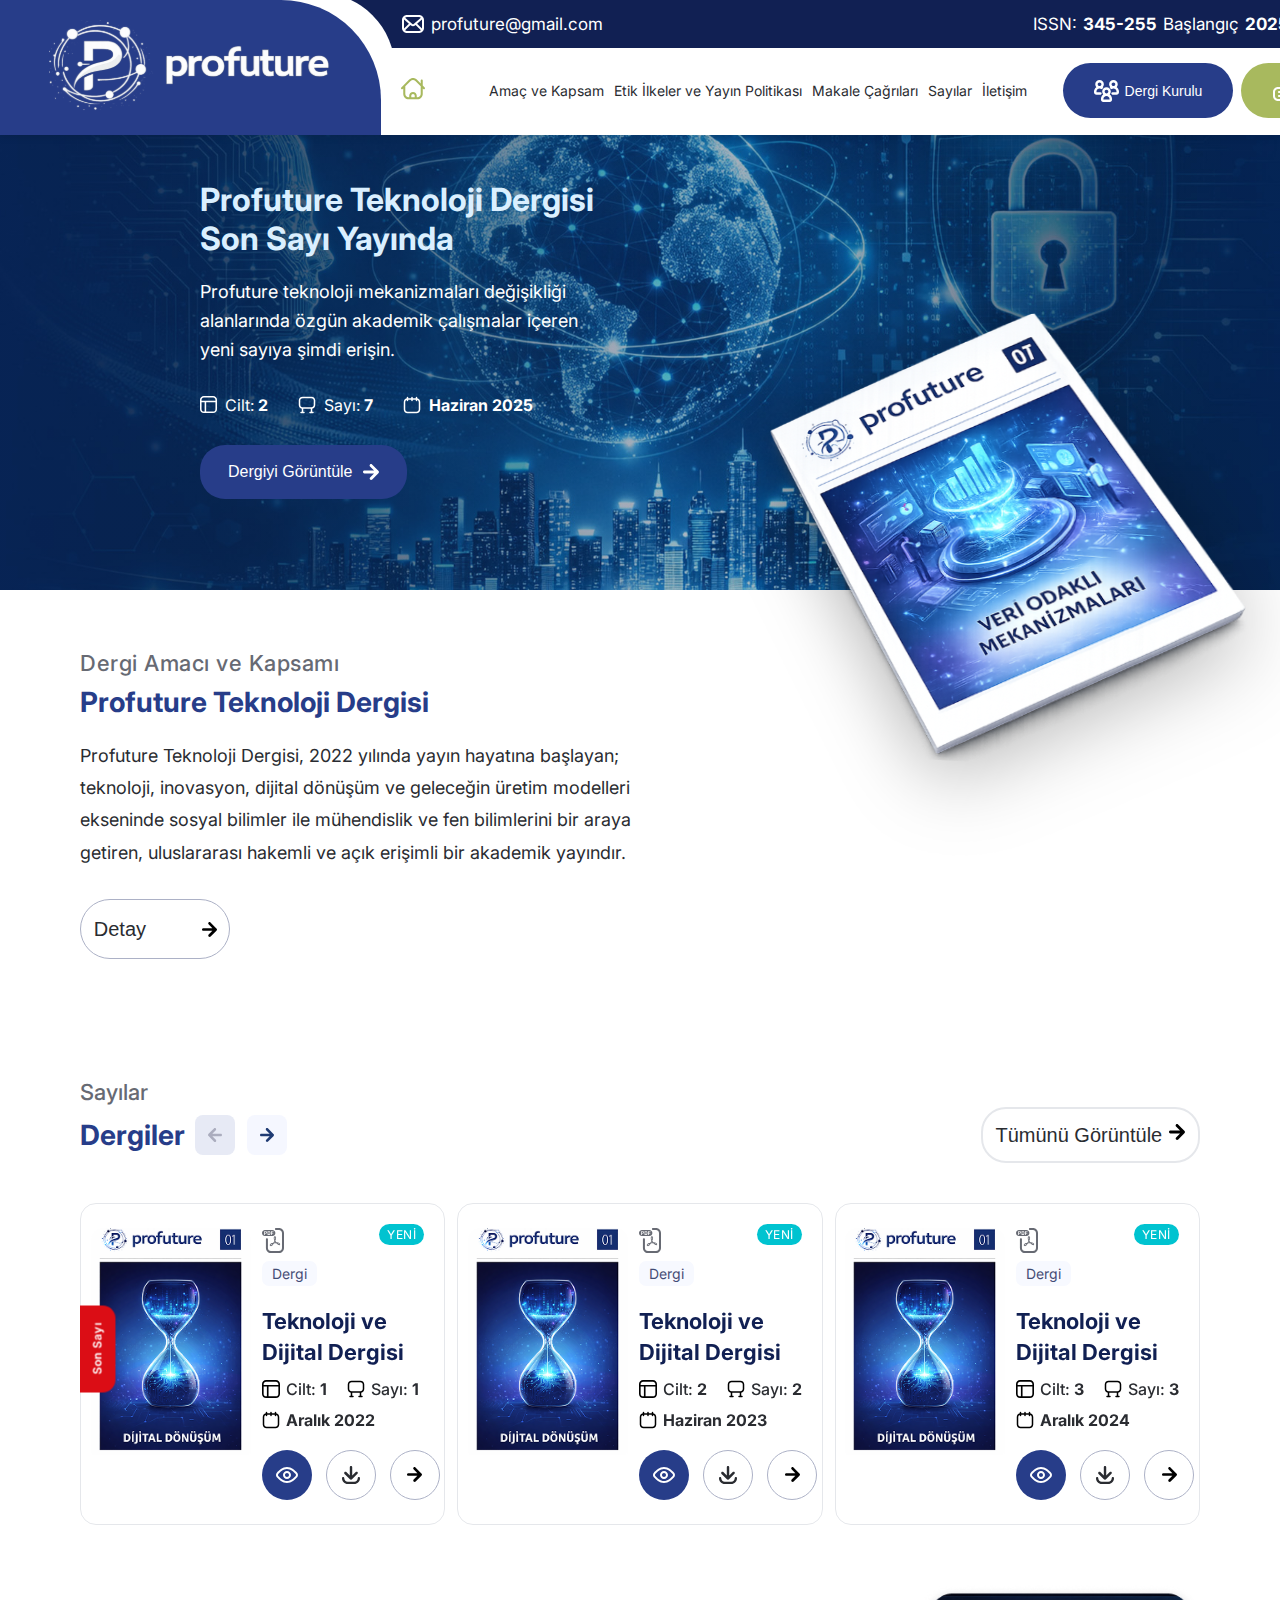
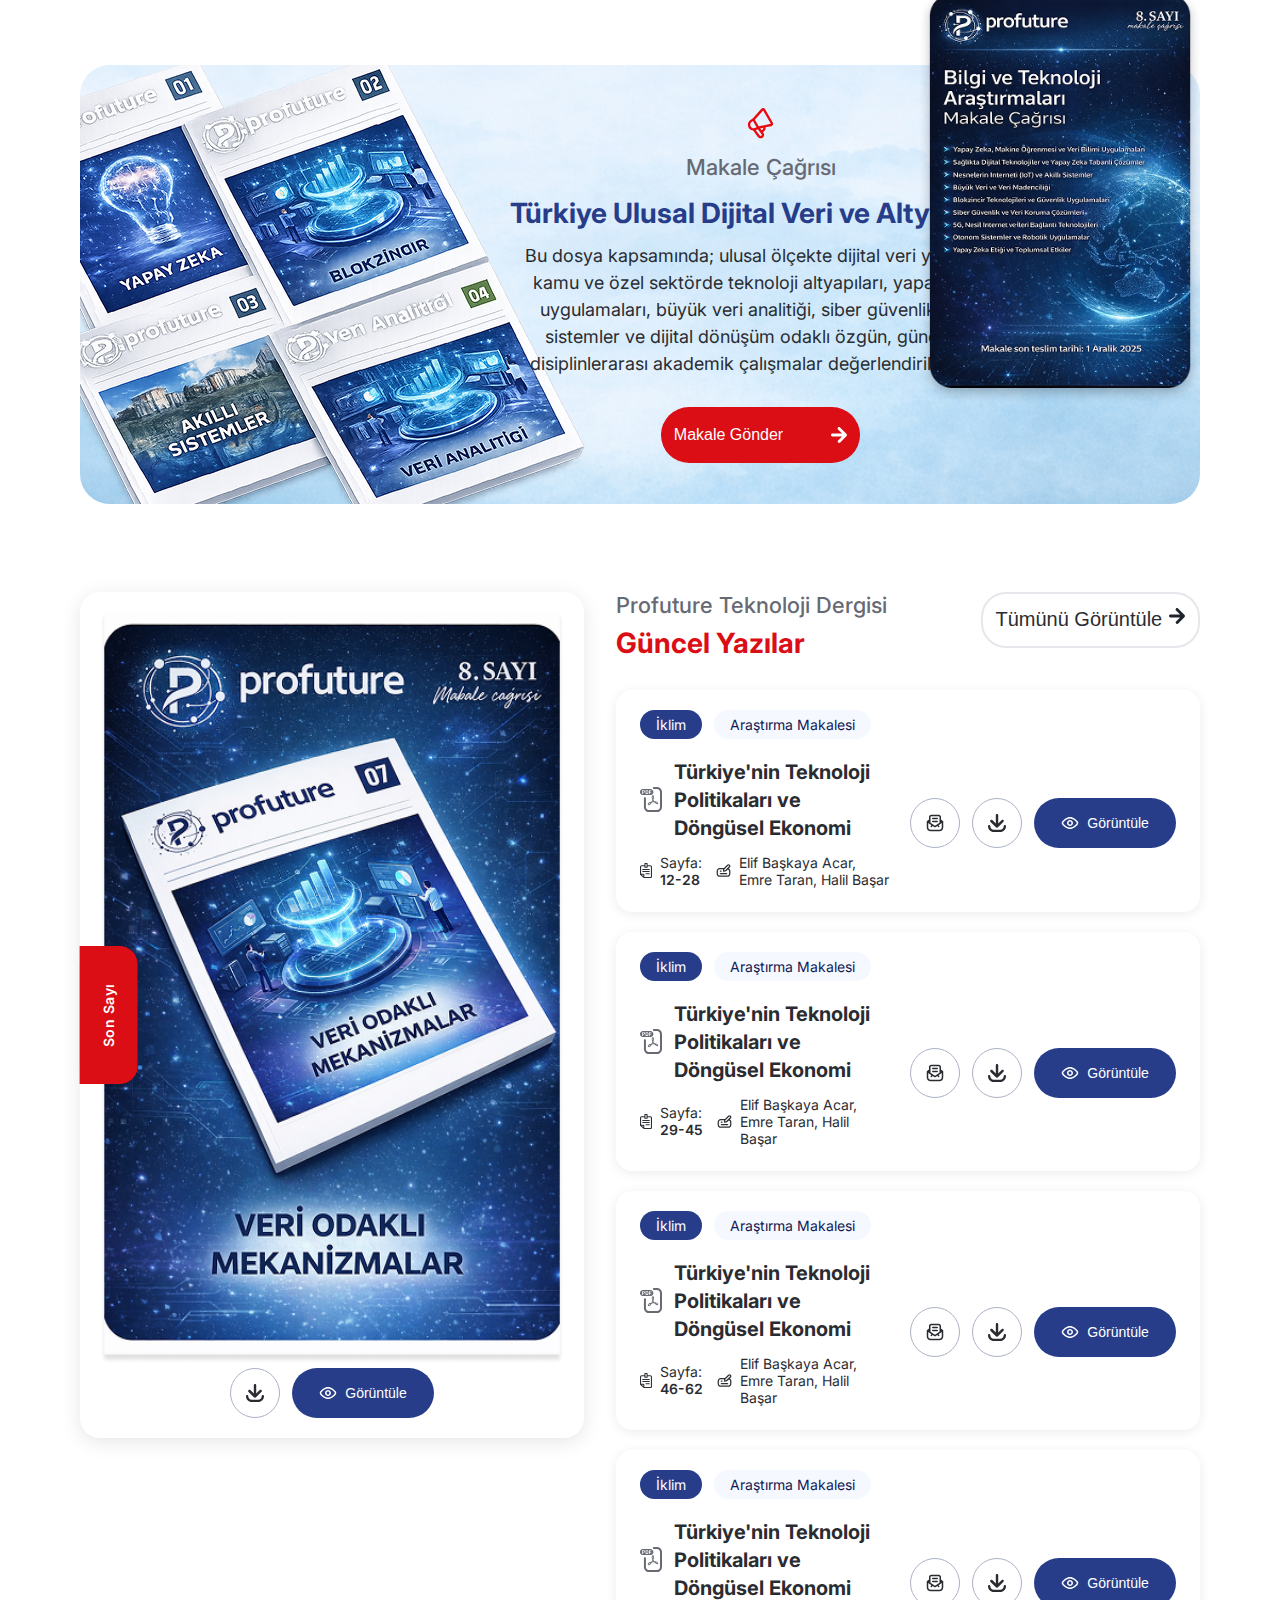
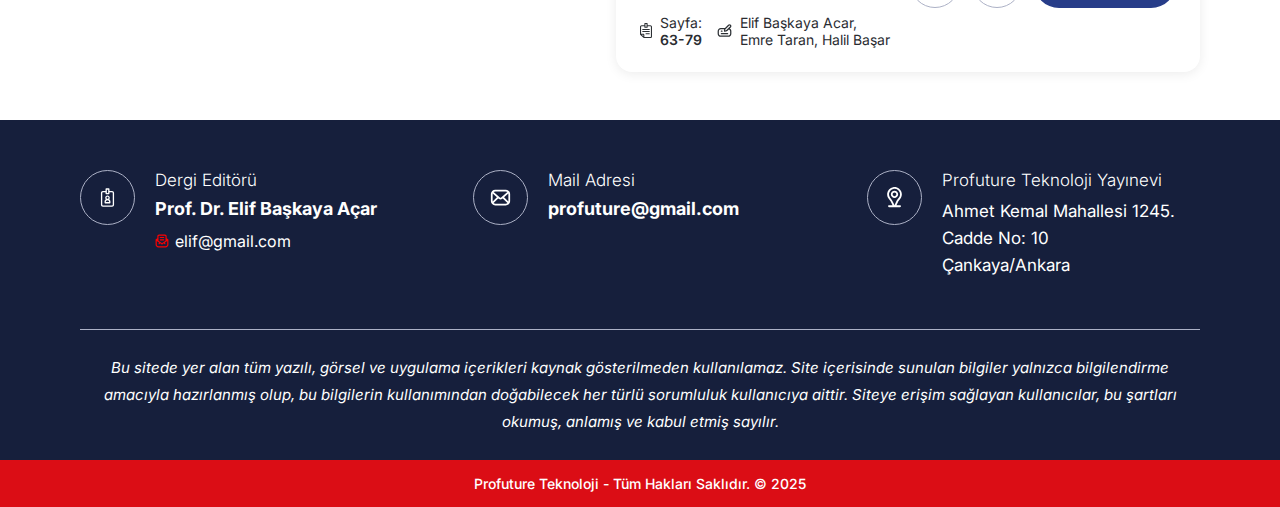
<file: index.html>
<!doctype html>
<html lang="tr">

<head>
  <meta charset="UTF-8" />
  <meta name="viewport" content="width=device-width, initial-scale=1.0" />
  <meta name="description" content="Profuture - Akademik Dergi" />
  <title>Profuture</title>
  <link rel="icon" type="image/x-icon" href="favicon.ico?v=2" />
  <link rel="preconnect" href="https://fonts.googleapis.com" />
  <link rel="preconnect" href="https://fonts.gstatic.com" crossorigin />
  <link
    href="https://fonts.googleapis.com/css2?family=Inter:ital,opsz,wght@0,14..32,100..900;1,14..32,100..900&display=swap"
    rel="stylesheet" />
  <link rel="stylesheet" href="css/style.css" />
  <link rel="stylesheet" href="components/article-card.css" />
  <link rel="stylesheet" href="components/magazine-card.css" />
  <link rel="stylesheet" href="https://cdn.jsdelivr.net/npm/swiper@11/swiper-bundle.min.css" />
  <script src="https://cdn.jsdelivr.net/npm/swiper@11/swiper-bundle.min.js"></script>
  <script src="js/script.js" defer></script>
</head>

<body>
  <header>
    <div class="menu-bar">
      <div class="logo-container">
        <img src="images/logo.svg" alt="Profuture Logo" />
      </div>
      <div class="right-section">
        <div class="contact-info">
          <div class="contact-text">
            <p>
              <img src="icons/message.svg" alt="E-posta ikonu" class="message-icon" />
              profuture@gmail.com
            </p>
            <p>
              ISSN: <span>345-255</span> Başlangıç <span>2025</span> Periyot:
              <span>Yılda 2 Sayı</span>
            </p>
          </div>
        </div>
        <nav class="navigation">
          <a href="#">
            <img src="icons/home.svg" alt="Ana sayfa ikonu" class="home-icon" />
          </a>
          <ul class="nav-links">
            <li><a href="#amac-kapsam">Amaç ve Kapsam</a></li>
            <li>
              <a href="#etik-ilkeler">Etik İlkeler ve Yayın Politikası</a>
            </li>
            <li><a href="#makale-cagrilari">Makale Çağrıları</a></li>
            <li><a href="#sayilar">Sayılar</a></li>
            <li><a href="#iletisim">İletişim</a></li>
          </ul>

          <div class="header-buttons-wrapper">
            <button class="button--primary header-button">
              <img src="icons/kurul.svg" alt="Dergi Kurulu ikonu" class="kurul-icon" />
              Dergi Kurulu
            </button>

            <button class="button--secondary header-button">
              <img src="icons/author.svg" alt="Yazar Rehberi ikonu" class="header-auth-icon" />
              Yazar Rehberi
            </button>

            <input type="text" class="search-input" placeholder="Arama..." style="display: none;" />
          </div>

          <button class="search-button">
            <img src="icons/search.svg" alt="Arama ikonu" class="search-icon" />
          </button>
        </nav>
      </div>
    </div>
  </header>

  <main>
    <section class="hero">
      <div class="hero-content">
        <h1 class="hero-title">
          Profuture Teknoloji Dergisi<br />
          Son Sayı Yayında
        </h1>
        <p class="hero-description">
          Profuture teknoloji mekanizmaları değişikliği alanlarında özgün
          akademik çalışmalar içeren yeni sayıya şimdi erişin.
        </p>
        <div class="hero-info">
          <div class="info-item">
            <img src="icons/cilt.svg" alt="Cilt ikonu" class="info-icon-c" />
            <span>Cilt: <strong>2</strong></span>
          </div>
          <div class="info-item">
            <img src="icons/number.svg" alt="Sayı ikonu" class="info-icon" />
            <span>Sayı: <strong>7</strong></span>
          </div>
          <div class="info-item">
            <img src="icons/calendar.svg" alt="Tarih ikonu" class="info-icon" />
            <span><strong>Haziran 2025</strong></span>
          </div>
        </div>
        <button class="hero-button">
          Dergiyi Görüntüle
          <img src="icons/right-arrow.svg" alt="Ok ikonu" class="arrow-icon" />
        </button>
      </div>
    </section>

    <div class="magazine-container">
      <img src="images/journal-img.png" alt="Profuture Dergi Kapağı" class="magazine-cover" />
    </div>

    <section class="about-section">
      <div class="about-content">
        <p class="about-label">Dergi Amacı ve Kapsamı</p>
        <h2 class="about-title">Profuture Teknoloji Dergisi</h2>
        <p class="about-description">
          Profuture Teknoloji Dergisi, 2022 yılında yayın hayatına başlayan;
          teknoloji, inovasyon, dijital dönüşüm ve geleceğin üretim modelleri
          ekseninde sosyal bilimler ile mühendislik ve fen bilimlerini bir
          araya getiren, uluslararası hakemli ve açık erişimli bir akademik
          yayındır.
        </p>
        <button class="detail-button">
          Detay
          <img src="icons/right-arrow.svg" alt="Ok ikonu" class="right-arrow-icon" />
        </button>
      </div>
    </section>

    <!-- Dergiler Section -->
    <section class="magazines-section">
      <div class="magazines-header">
        <h5 class="magazines-h5">Sayılar</h5>
        <div class="magazines-title-row">
          <div class="magazines-title-with-nav">
            <h2 class="magazines-h2">Dergiler</h2>
            <div class="magazines-controls">
              <button class="swiper-button-prev-custom">
                <img src="icons/right-arrow.svg" alt="Önceki" class="arrow-icon-prev" />
              </button>
              <button class="swiper-button-next-custom">
                <img src="icons/right-arrow.svg" alt="Sonraki" class="arrow-icon-next" />
              </button>
            </div>
          </div>
          <button class="view-all-btn">
            Tümünü Görüntüle
            <img src="icons/right-arrow.svg" alt="Ok" class="arrow-icon-btn" />
          </button>
        </div>
      </div>

      <div class="swiper magazines-swiper">
        <div class="swiper-wrapper">
          <!-- Magazine kartları JavaScript ile yüklenecek -->
        </div>
      </div>
    </section>

    <!-- Makale Çağrısı Section -->
    <div class="call-for-papers-wrapper">
      <section class="call-for-papers">
        <div class="cfp-container">
          <div class="cfp-images">
            <img src="images/magazines.png" alt="Yapay Zeka" class="cfp-img" />
          </div>

          <div class="cfp-content">
            <div class="cfp-header">
              <img src="icons/promotion.svg" alt="Duyuru" class="cfp-icon" />
              <h5 class="cfp-label">Makale Çağrısı</h5>
            </div>
            <h2 class="cfp-title">
              Türkiye Ulusal Dijital Veri ve Altyapıları
            </h2>
            <h6 class="cfp-description">
              Bu dosya kapsamında; ulusal ölçekte dijital veri yönetimi, kamu ve
              özel sektörde teknoloji altyapıları, yapay zekâ uygulamaları,
              büyük veri analitiği, siber güvenlik, akıllı sistemler ve dijital
              dönüşüm odaklı özgün, güncel ve disiplinlerarası akademik
              çalışmalar değerlendirilecektir.
            </h6>
            <button class="cfp-button">
              Makale Gönder
              <img src="icons/right-arrow.svg" alt="Gönder" class="cfp-arrow" />
            </button>
          </div>
        </div>
      </section>

      <!-- Sağdaki dergi görseli - Wrapper'a göre pozisyonlu -->
      <div class="cfp-card">
        <img src="images/magazine-ss.png" alt="Bilgi ve Teknoloji Araştırmaları" class="cfp-card-img" />
      </div>
    </div>

    <!-- Güncel Yazılar Section -->
    <section class="current-articles">
      <div class="articles-container">
        <div class="featured-magazine">
          <div class="featured-badge">Son Sayı</div>
          <img src="images/magazine-img.png" alt="Son Sayı" class="featured-img" />
          <div class="featured-actions">
            <button class="featured-btn featured-btn--download">
              <img src="icons/download.svg" alt="İndir" class="featured-icon" />
            </button>
            <button class="featured-btn featured-btn--view">
              <img src="icons/eye.svg" alt="Görüntüle" class="featured-icon" />
              Görüntüle
            </button>
          </div>
        </div>

        <div class="articles-content">
          <div class="articles-header">
            <div>
              <p class="articles-subtitle">Profuture Teknoloji Dergisi</p>
              <h2 class="articles-title">Güncel Yazılar</h2>
            </div>
            <button class="view-all-articles-btn">
              Tümünü Görüntüle
              <img src="icons/right-arrow.svg" alt="Ok" class="arrow-btn-icon" />
            </button>
          </div>

          <div class="articles-list">
            <!-- Article kartları JavaScript ile yüklenecek -->
          </div>
        </div>
      </div>
    </section>
  </main>

  <footer>
    <div class="footer-main">
      <div class="footer-info">
        <div class="footer-item">
          <div class="footer-icon-wrapper">
            <img src="icons/editor.svg" alt="Editör ikonu" class="footer-icon" />
          </div>
          <div class="footer-text">
            <p class="footer-label">Dergi Editörü</p>
            <p class="footer-name">Prof. Dr. Elif Başkaya Açar</p>
            <a href="mailto:elif@gmail.com" class="footer-email">
              <img src="icons/email.svg" alt="Mail" class="email-icon" />
              elif@gmail.com
            </a>
          </div>
        </div>

        <div class="footer-item">
          <div class="footer-icon-wrapper">
            <img src="icons/message.svg" alt="Mail ikonu" class="footer-icon" />
          </div>
          <div class="footer-text">
            <p class="footer-label">Mail Adresi</p>
            <p class="footer-name">profuture@gmail.com</p>
          </div>
        </div>

        <div class="footer-item">
          <div class="footer-icon-wrapper">
            <img src="icons/location.svg" alt="Konum ikonu" class="footer-icon" />
          </div>
          <div class="footer-text">
            <p class="footer-label">Profuture Teknoloji Yayınevi</p>
            <p class="footer-address">
              Ahmet Kemal Mahallesi 1245. Cadde No: 10<br />Çankaya/Ankara
            </p>
          </div>
        </div>
      </div>
    </div>
    <div class="footer-disclaimer">
      <p>
        Bu sitede yer alan tüm yazılı, görsel ve uygulama içerikleri kaynak
        gösterilmeden kullanılamaz. Site içerisinde sunulan bilgiler yalnızca
        bilgilendirme amacıyla hazırlanmış olup, bu bilgilerin kullanımından
        doğabilecek her türlü sorumluluk kullanıcıya aittir. Siteye erişim
        sağlayan kullanıcılar, bu şartları okumuş, anlamış ve kabul etmiş
        sayılır.
      </p>
    </div>

    <div class="footer-copyright">
      <p>Profuture Teknoloji - Tüm Hakları Saklıdır. © 2025</p>
    </div>
  </footer>
</body>

</html>
</file>
<file: css/style.css>
* {
  margin: 0;
  padding: 0;
  box-sizing: border-box;
}
body,
html {
  margin: 0;
  padding: 0;
  font-family: "Inter", sans-serif;
  font-optical-sizing: auto;
  overflow-x: hidden;
}

main {
  position: relative;
  width: 100%;
}

header {
  margin: 0;
  padding: 0;
  position: fixed;
  top: 0;
  left: 0;
  right: 0;
  z-index: 1000;
  background-color: #ffffff;
  overflow: hidden;
  box-shadow: 0 2px 8px rgba(0, 0, 0, 0.1);
}

.menu-bar {
  display: flex;
  align-items: flex-start;
  padding: 0;
  background-color: #ffffff;
  gap: 0;
}
.logo-container {
  background-color: #273d89;
  border-top-right-radius: 100px;
  padding: 20px 49px;
  margin-right: -40px;
  z-index: 3;
}

.right-section {
  display: flex;
  flex-direction: column;
  flex: 1;
  font-size: 14px;
  white-space: nowrap;
}
.contact-info::before {
  content: "";
  position: absolute;
  left: -100px;
  top: calc(20% - 2px);
  transform: translateY(-10%);
  width: 154px;
  height: 154px;
  border-radius: 50%;
  background-color: #ffffff;
  z-index: -1;
}

.contact-info {
  background-color: #112053;
  color: #ffffff;
  min-height: 44px;
  padding: 12px 30px 12px 30px;
  display: flex;
  align-items: center;
  position: relative;
  z-index: 2;
  flex: 1;
  font-size: 17px;
  width: 100%;
}
.contact-text {
  display: flex;
  justify-content: space-between;
  flex: 1;
  gap: 12px;
  padding-left: 30px;
  font-size:17px;
}
.contact-text p {
  font-size: 17px;
  font-weight: normal;
  white-space: nowrap;
  display: flex;
  align-items: center;
  gap: 6px;
}
.contact-text span {
  font-size: 17px;
  font-weight: bold;
}
.message-icon {
  filter: brightness(0) invert(1);
}
.home-icon {
  width: 24px;
  height: 22px;
  z-index: 3;
  margin-left: 50px;
  margin-right: 20px;
}

.navigation {
  display: flex;
  align-items: center;
  justify-content: space-between;
  gap: 4px;
  padding: 15px 10px 15px 10px;
}



.nav-links {
  display: flex;
  list-style: none;
  gap: 10px;
  flex-grow: 1;
  margin: 0;
  padding-left: 40px;
  justify-content: center;
}

.nav-links li {
  margin: 0;
}

.nav-links a {
  text-decoration: none;
  color: #2a2c31;
  font-size: 14px;
  font-weight: 400;
  transition: color 0.3s;
}

.nav-links a:hover {
  color: #273d89;
}

.button--primary,
.button--secondary {
  display: inline-flex;
  align-items: center;
  justify-content: center;
  gap: 6px;
  padding: 10px 20px;
  border: none;
  border-radius: 60px;
  font-size: 14px;
  font-weight: 500;
  text-align: center;
  text-decoration: none;
  cursor: pointer;
  transition: all 0.3s ease;
}

.button--primary {
  background-color: #273d89;
  color: #ffffff;
  width: 170px;
  height: 55px;
}

.button--primary:hover {
  background-color: #2d4373;
}

.button--secondary {
  background-color: #a8b95e;
  color: #ffffff;
  border: none;
  width: 180px;
  height: 55px;
}

.button--secondary:hover {
  background-color: #8f9f4e;
  color: #ffffff;
}

.button--success {
  background-color: #28a745;
  color: #ffffff;
}

.button--success:hover {
  background-color: #218838;
}

.header-buttons-wrapper {
  display: flex;
  align-items: center;
  gap: 8px;
  margin-left: 2rem;
}

.search-input {
  height: 55px;
  padding: 0 20px;
  border: 1px solid #d1d5db;
  border-radius: 60px;
  font-size: 14px;
  outline: none;
  transition: all 0.3s ease;
  width: 358px;
}

.search-input:focus {
  border-color: #273d89;
}

/* Desktop: hide mobile-only elements */
.header-right-group {
  display: contents; /* On desktop, behave as if wrapper doesn't exist */
}

.mobile-search-input {
  display: none; /* Hidden on desktop */
}

.search-button {
  display: inline-flex;
  align-items: center;
  justify-content: center;
  width: 55px;
  height: 55px;
  background-color: #ffffff;
  border: 1px solid #d1d5db;
  border-radius: 50%;
  cursor: pointer;
  transition: all 0.3s ease;
  padding: 0;
  flex-shrink: 0;
}

.search-button:hover {
  background-color: #f3f4f6;
  border-color: #9ca3af;
}

.search-icon {
  width: 20px;
  height: 20px;
}

/* Hamburger Menu */
.hamburger-menu {
  display: none;
  flex-direction: column;
  justify-content: center;
  align-items: center;
  gap: 5px;
  width: 44px;
  height: 44px;
  background-color: #273d89;
  border: none;
  border-radius: 8px;
  cursor: pointer;
  padding: 10px;
  transition: all 0.3s ease;
}

.hamburger-menu:hover {
  background-color: #1a2a5e;
}

.hamburger-line {
  width: 22px;
  height: 2px;
  background-color: #ffffff;
  border-radius: 2px;
  transition: all 0.3s ease;
}

.hamburger-menu.active .hamburger-line:nth-child(1) {
  transform: rotate(45deg) translate(5px, 5px);
}

.hamburger-menu.active .hamburger-line:nth-child(2) {
  opacity: 0;
}

.hamburger-menu.active .hamburger-line:nth-child(3) {
  transform: rotate(-45deg) translate(5px, -5px);
}

/* Mobile Menu */
.mobile-menu {
  display: none;
  flex-direction: column;
  position: fixed;
  top: 65px;
  left: 0;
  right: 0;
  background-color: #ffffff;
  box-shadow: 0 4px 12px rgba(0, 0, 0, 0.15);
  padding: 20px;
  z-index: 999;
  max-height: calc(100vh - 65px);
  overflow-y: auto;
}

.mobile-menu.active {
  display: flex;
}

.mobile-nav-links {
  list-style: none;
  margin: 0;
  padding: 0;
  display: flex;
  flex-direction: column;
  gap: 0;
}

.mobile-nav-links li {
  border-bottom: 1px solid #e5e7eb;
}

.mobile-nav-links li:last-child {
  border-bottom: none;
}

.mobile-nav-links a {
  display: block;
  padding: 16px 0;
  color: #273d89;
  text-decoration: none;
  font-size: 16px;
  font-weight: 500;
  transition: color 0.3s ease;
}

.mobile-nav-links a:hover {
  color: #DB0D15;
}

.mobile-menu-buttons {
  display: flex;
  flex-direction: column;
  gap: 12px;
  margin-top: 20px;
  padding-top: 20px;
  border-top: 1px solid #e5e7eb;
}

.mobile-menu-btn {
  width: 100%;
  justify-content: center;
  padding: 14px 20px;
  font-size: 15px;
}

.mobile-menu-btn img {
  width: 20px;
  height: 20px;
  filter: brightness(0) invert(1);
}

.kurul-icon {
  width: 25px;
  height: 22px;
  filter: brightness(0) invert(1);
}
.header-auth-icon {
  width: 24px;
  height: 24px;
  filter: brightness(0) invert(1);
}



body {
  padding-top:90px;
}

.hero {
  background-image: url("/images/main-img.png");
  background-size: cover;
  background-position: center;
  background-repeat: no-repeat;
  min-height: 500px;
  display: flex;
  align-items: center;
  padding: 80px 0;
  position: relative;
  width: 100%;
}

.hero::before {
  content: "";
  position: absolute;
  top: 0;
  left: 0;
  right: 0;
  bottom: 0;
  background: linear-gradient(
    to right,
    rgba(17, 32, 83, 0.3),
    rgba(17, 32, 83, 0.1)
  );
  z-index: 1;
}

.hero-content {
  position: relative;
  z-index: 2;
  max-width: 550px;
  color: #ffffff;
  padding-left: 120px;
  padding-right: 20px;
}

.hero-title {
  font-size: 32px;
  font-weight: bold;
  line-height: 1.2;
  margin-bottom: 20px;
  color: #daefff;
}

.hero-description {
  font-size: 18px;
  line-height: 1.6;
  margin-bottom: 30px;
  color: #ffffff;
  max-width: 400px;
}

.hero-info {
  display: flex;
  gap: 30px;
  margin-bottom: 30px;
  flex-wrap: wrap;
}

.info-item {
  display: flex;
  align-items: center;
  gap: 8px;
  color: #ffffff;
  font-size: 16px;
}

.info-icon {
  width: 18px;
  height: 18px;
  filter: brightness(0) invert(1);
}
.info-icon-c {
  width: 17px;
  height: 17px;
  filter: brightness(0) invert(1);
}

.hero-button {
  display: inline-flex;
  align-items: center;
  gap: 10px;
  padding: 18px 28px;
  background-color: #273d89;
  color: #ffffff;
  border: none;
  border-radius: 25px;
  font-size: 16px;
  font-weight: 500;
  cursor: pointer;
  transition: all 0.3s ease;
}

.hero-button:hover {
  background-color: #2d4373;
  transform: translateY(-2px);
  box-shadow: 0 4px 12px rgba(59, 89, 152, 0.4);
}

.arrow-icon {
  width: 16px;
  height: 16px;
  filter: brightness(0) invert(1);
}

.magazine-container {
  position: absolute;
  right: 80px;
  top: 250px;
  z-index: 10;
}

.hero-magazine {
  position: relative;
  z-index: 2;
  flex-shrink: 0;
  margin-top: -40px;
}

.magazine-cover {
  width: 600px;
  height: 550px;
  filter: drop-shadow(0 20px 40px rgba(0, 0, 0, 0.3));
  transform: perspective(1000px) rotateY(-15deg) rotateX(5deg) translateY(-30px);
  transition: transform 0.3s ease;
}

.magazine-cover:hover {
  transform: perspective(1000px) rotateY(-10deg) rotateX(3deg) translateY(-40px);
}

.about-section {
  background-color: #ffffff;
  padding: 80px 120px;
  position: relative;
  z-index: 5;
}

.about-content {
  max-width: 600px;
}

.about-label {
  color: #676a73;
  font-size: 22px;
  font-weight: 500;
  margin-bottom: 10px;
  letter-spacing: 0.5px;
}

.about-title {
  color: #273d89;
  font-size: 28px;
  font-weight: 700;
  margin-bottom: 20px;
  line-height: 1.2;
}

.about-description {
  color: #2a2c31;
  font-size: 18px;
  line-height: 1.8;
  margin-bottom: 30px;
  width: 40rem;
}

.detail-button {
  display: inline-flex;
  align-items: center;
  justify-content: space-between;
  padding: 1.1rem 0.8rem;
  background-color: transparent;
  border: 1px solid #acb1c6;
  border-radius: 5rem;
  font-size: 20px;
  font-weight: 500;
  cursor: pointer;
  transition: all 0.3s ease;
  color: #2a2c31;
  min-width: 9.4rem;
  min-height: 1rem;
}

.detail-button:hover {
  background-color: #112053;
  color: #ffffff;
  border-color: #112053;
  transform: translateX(5px);
}

.detail-button:hover .right-arrow-icon {
  filter: brightness(0) invert(1);
}

.right-arrow-icon {
  width: 16px;
  height: 16px;
  transition: filter 0.3s ease;
  color: #2a2c31;
}

footer {
  background-color: transparent;
  color: #ffffff;
}

.footer-main {
  padding: 60px 120px;
  background-color: #161F3C;
}

.footer-info {
  display: flex;
  justify-content: space-between;
  gap: 60px;
  flex-wrap: wrap;
}

.footer-item {
  display: flex;
  gap: 20px;
  flex: 1;
  min-width: 250px;
}

.footer-icon-wrapper {
  width: 55px;
  height: 55px;
  border: 1px solid #ACB1C6;
  border-radius: 50%;
  display: flex;
  align-items: center;
  justify-content: center;
  flex-shrink: 0;
}

.footer-icon {
  width: 21px;
  height: 21px;
  filter: brightness(0) invert(1);
}

.footer-text {
  display: flex;
  flex-direction: column;
  gap: 8px;
}

.footer-label {
  font-size: 17px;
  color: #ffffff;
  margin: 0;
  font-weight: 300;
}

.footer-name {
  font-size: 18px;
  font-weight: 700;
  color: #ffffff;
  margin: 0;
}

.footer-address {
  font-size: 17px;
  color: #ffffff;
  margin: 0;
  line-height: 1.6;
}

.footer-email {
  display: inline-flex;
  align-items: center;
  gap: 6px;
  color: #ffffff;
  text-decoration: none;
  font-size: 16px;
  margin-top: 4px;
}

.email-icon {
  width: 14px;
  height: 14px;
  filter: brightness(0) saturate(100%) invert(10%) sepia(97%) saturate(7426%) hue-rotate(357deg) brightness(94%) contrast(117%);
}

.footer-disclaimer {
  padding: 30px 120px;
  text-align: center;
  background-color: #161F3C;
  color: #ffffff;
  position: relative;
}

.footer-disclaimer::before {
  content: '';
  position: absolute;
  top: 0;
  left: 120px;
  right: 120px;
  height: 1px;
  background-color: #ACB1C6;
}

.footer-disclaimer p {
  font-size: 15px;
  line-height: 1.8;
  font-style: italic;
  margin: 0;
  color: #ffffff;
}

.footer-copyright {
  background-color: #DB0D15;
  padding: 15px 120px;
  text-align: center;
  font-weight: 500;
  color: #ffffff;
}

.footer-copyright p {
  margin: 0;
  font-size: 14px;
  font-weight: 500;
  color: #ffffff;
}

/* Magazines Section */
.magazines-section {
  padding: 80px 120px;
  overflow: hidden;
}

.magazines-header {
  display: flex;
  flex-direction: column;
  gap: 2px;
  margin-bottom: 40px;
}

.magazines-title-row {
  display: flex;
  justify-content: space-between;
  align-items: center;
}

.magazines-title-with-nav {
  display: flex;
  gap: 10px;
  align-items: center;
}

.magazines-titles {
  display: flex;
  flex-direction: column;
  gap: 8px;
}

.magazines-h2 {
  color: #1f2937;
  font-size: 28px;
  font-weight: 700;
  margin: 0;
  color: #273d89;
}
.magazines-h5 {
  color: #676a73;
  font-size: 22px;
  font-weight: 500;
}

.view-all-btn {
  display: inline-flex;
  justify-content: space-around;
  gap: 7px;
  padding: 0.9rem 0.8rem;
  background-color: transparent;
  color: #2a2c31;
  border: 2px solid #e5e7eb;
  border-radius: 25px;
  font-size: 20px;
  font-weight: 500;
  cursor: pointer;
  transition: all 0.3s ease;
}

.view-all-btn:hover {
  border-color: #273d89;
  color: #273d89;
  transform: translateX(5px);
}

.arrow-icon-btn {
  width: 16px;
  height: 16px;
}

/* Swiper Styles */
.magazines-swiper {
  width: 100%;
  padding: 0;
  overflow: visible;
}

.magazines-swiper .swiper-wrapper {
  display: flex;
}

.magazines-swiper .swiper-slide {
  width: calc((100% - 24px) / 3);
  flex-shrink: 0;
}

/* Swiper Navigation Buttons */
.magazines-controls {
  display: flex;
  gap: 12px;
  align-items: center;
}

.swiper-button-prev-custom,
.swiper-button-next-custom {
  width: 40px;
  height: 40px;
  border-radius: 8px;
  border: none;
  background-color: #F5F7FF;
  display: flex;
  align-items: center;
  justify-content: center;
  cursor: pointer;
  transition: all 0.3s ease;
}

.swiper-button-prev-custom:hover,
.swiper-button-next-custom:hover {
  background-color: #273D89;
}

.swiper-button-prev-custom:hover .arrow-icon-prev,
.swiper-button-prev-custom:hover .arrow-icon-next,
.swiper-button-next-custom:hover .arrow-icon-prev,
.swiper-button-next-custom:hover .arrow-icon-next {
  filter: brightness(0) invert(1);
}

.arrow-icon-prev,
.arrow-icon-next {
  width: 14px;
  height: 14px;
  transition: filter 0.3s ease;
  filter: invert(17%) sepia(54%) saturate(1829%) hue-rotate(201deg) brightness(93%) contrast(91%);
}

.arrow-icon-prev {
  transform: rotate(180deg);
}

.swiper-button-prev-custom.swiper-button-disabled,
.swiper-button-next-custom.swiper-button-disabled {
  background-color: #E7EAF5;
  cursor: not-allowed;
}

.swiper-button-prev-custom.swiper-button-disabled .arrow-icon-prev,
.swiper-button-prev-custom.swiper-button-disabled .arrow-icon-next,
.swiper-button-next-custom.swiper-button-disabled .arrow-icon-prev,
.swiper-button-next-custom.swiper-button-disabled .arrow-icon-next {
  filter: invert(76%) sepia(6%) saturate(566%) hue-rotate(196deg) brightness(92%) contrast(88%);
}

.action-btn--primary .btn-icon {
  filter: brightness(0) invert(1);
}

/* Call for Papers Section Wrapper */
.call-for-papers-wrapper {
  position: relative;
  padding: 3rem 5rem;
  overflow: visible;
}

/* Call for Papers Section */
.call-for-papers {
  background-image: url("/images/blue-bg.png");
  background-repeat: no-repeat;
  background-size: cover;
  background-position: center;
  border-radius: 30px;
  position: relative;
  min-height: 400px;
}

.cfp-container {
  display: grid;
  grid-template-columns: 350px 1fr;
  align-items: center;

  padding-right: 350px; 
}

.cfp-images {
  display: grid;
  grid-template-columns: repeat(2, 1fr);
}

.cfp-img {
  height: auto;
  border-radius: 12px;
}

.cfp-img:hover {
  transform: scale(1.05);
}

.cfp-content {
  text-align: center;
  display: flex;
  flex-direction: column;
  align-items: center;
  justify-content: center;
  margin-left: 80px;
}

.cfp-header {
  display: flex;
  flex-direction: column;
  align-items: center;
  gap: 10px;
  margin-bottom: 15px;
}

.cfp-icon {
  width: 39px;
  height: 39px;
  filter: invert(12%) sepia(95%) saturate(6932%) hue-rotate(358deg) brightness(95%) contrast(92%);
}

.cfp-label {
  color: #676a73;
  font-size: 22px;
  font-weight: 500;
  margin: 0;
}

.cfp-title {
  color: #273d89;
  font-size: 28px;
  font-weight: 700;
  margin: 0 0 10px 0;
  line-height: 1.3;
  white-space: nowrap;
}

.cfp-description {
  color: #2a2c31;
  font-size: 18px;
  font-weight: 400;
  line-height: 1.5;
  margin: 0 0 30px 0;
  text-align: center;
  white-space: wrap;
  max-width: 500px;
}

.cfp-button {
  display: inline-flex;
  align-items: center;
  gap: 3rem;
  padding: 1.2rem 0.8rem;
  background-color: #db0d15;
  color: #ffffff;
  border: none;
  border-radius: 30px;
  font-size: 16px;
  font-weight: 500;
  cursor: pointer;
  transition: all 0.3s ease;
}

.cfp-button:hover {
  background-color: #9d0006;
  transform: translateY(-2px);
  box-shadow: 0 6px 20px rgba(220, 38, 38, 0.4);
}

.cfp-arrow {
  width: 16px;
  height: 16px;
  filter: brightness(0) invert(1);
}


.cfp-card {
  position: absolute;
  right: 120px; 
  top: 0;
  z-index: 10;
}

.cfp-card-img {
  width: 306px;
  height: 465px;
  object-fit: cover;
  border-radius: 20px;
  transition: transform 0.3s ease;
}

.cfp-card-img:hover {
  transform: translateY(-10px);
}

/* Responsive */
@media (max-width: 1400px) {
  .call-for-papers-wrapper {
    padding: 80px 80px 40px;
  }
  
  .cfp-card {
    right: 80px;
  }
  
  .cfp-container {
    padding-right: 320px;
  }
  
  .cfp-card-img {
    width: 280px;
    height: 420px;
  }
}

@media (max-width: 1200px) {
  .call-for-papers-wrapper {
    padding: 80px 60px 40px;
  }
  
  .cfp-card {
    right: 60px;
  }
  
  .cfp-container {
    padding-right: 300px;
  }
  
  .cfp-card-img {
    width: 260px;
    height: 390px;
  }
}

@media (max-width: 1024px) {
  .call-for-papers-wrapper {
    padding: 60px 2rem 40px;
  }
  
  .cfp-container {
    grid-template-columns: 1fr;
    gap: 40px;
    padding: 40px;
    padding-right: 40px;
  }

  .cfp-images {
    justify-self: center;
  }

  .cfp-card {
    position: relative;
    right: auto;
    top: auto;
    transform: none;
    margin: 0 auto;
    margin-top: 30px;
  }

  .cfp-card-img {
    width: 250px;
    height: auto;
  }
}

/* Current Articles Section */
.current-articles {
  padding: 3rem 5rem;
}

.articles-container {
  display: grid;
  grid-template-columns: auto 1fr;
  gap: 2rem;
  align-items: flex-start;
}

.featured-magazine {
  position: relative;
  background-color: #ffffff;
  border-radius: 20px;
  padding: 20px;
  box-shadow: 0 4px 20px rgba(0, 0, 0, 0.1);
}

.featured-badge {
  position: absolute;
  left: 0;
  top: 50%;
  transform: translateY(-50%) rotate(180deg);
  background-color: #DB0D15;
  color: #ffffff;
  /* 155x65 oranı: min boyutlar + clamp */
  min-height: clamp(100px, 10.8vw, 155px);
  min-width: clamp(45px, 4.5vw, 65px);
  padding: 1em 0.6em;
  border-radius: clamp(14px, 1.4vw, 20px) 0 0 clamp(14px, 1.4vw, 20px);
  font-size: clamp(12px, 1.1vw, 16px);
  font-weight: 600;
  writing-mode: vertical-rl;
  text-orientation: mixed;
  letter-spacing: 0.5px;
  z-index: 10;
  display: flex;
  align-items: center;
  justify-content: center;
}

.featured-img {
  width: 29rem;
  height: 47rem;
  border-radius: 12px;
}

.featured-actions {
  display: flex;
  gap: 12px;
  justify-content: center;
}

.featured-btn {
  display: inline-flex;
  align-items: center;
  justify-content: center;
  gap: 8px;
  padding: 12px;
  border-radius: 50%;
  border: none;
  cursor: pointer;
  transition: all 0.3s ease;
}

.featured-btn--download {
  width: 50px;
  height: 50px;
  background-color: #ffffff;
  border: 1px solid #acb1c6;
}

.featured-btn--download:hover {
  background-color: #112053;
  transform: scale(1.05);
}

.featured-btn--download:hover .featured-icon {
  filter: brightness(0) invert(1);
}

.featured-btn--view {
  padding: 0.8rem 1.7rem;
  gap: 0.5rem;
  border-radius: 25px;
  background-color: #273D89;
  color: #ffffff;
  font-size: 14px;
  font-weight: 400;
}

.featured-btn--view:hover {
  background-color: #112053;
}

.featured-icon {
  width: 18px;
  height: 18px;
}

.articles-content {
  display: flex;
  flex-direction: column;
  gap: 30px;
  min-width: 0;
}

.articles-header {
  display: flex;
  justify-content: space-between;
  align-items: flex-start;
}

.articles-subtitle {
  color: #676A73;
  font-size: 22px;
  font-weight: 500;
  margin: 0 0 8px 0;
}

.articles-title {
  color: #DB0D15;
  font-size: 28px;
  font-weight: 700;
  margin: 0;
}

.view-all-articles-btn {
  display: inline-flex;
  justify-content: space-around;
  gap: 7px;
  padding: 0.9rem 0.8rem;
  background-color: transparent;
  color: #2a2c31;
  border: 2px solid #e5e7eb;
  border-radius: 25px;
  font-size: 20px;
  font-weight: 500;
  cursor: pointer;
  transition: all 0.3s ease;
}

.view-all-articles-btn:hover {
  border-color: #273d89;
  color: #273d89;
  transform: translateX(5px);
}

.arrow-btn-icon {
  width: 16px;
  height: 16px;
  filter: invert(11%) sepia(12%) saturate(1047%) hue-rotate(178deg) brightness(95%) contrast(92%);
}

.articles-list {
  display: flex;
  flex-direction: column;
  gap: 20px;
}

/* 
   RESPONSIVE STYLES
*/


@media (max-width: 1400px) {
  .hero {
    padding: 60px 80px;
  }
  
  .magazine-container {
    right: 40px;
  }
  
  .magazine-cover {
    width: 500px;
    height: 450px;
  }
  
  .about-section {
    padding: 60px 80px;
  }
  
  .about-description {
    width: 100%;
    max-width: 600px;
  }
  
  .magazines-section {
    padding: 60px 80px;
  }
  
  .footer-main {
    padding: 50px 80px;
  }
  
  .footer-disclaimer {
    padding: 25px 80px;
  }
  
  .footer-disclaimer::before {
    left: 80px;
    right: 80px;
  }
  
  .footer-copyright {
    padding: 15px 80px;
  }
}

/* Tablet Landscape (1024px and below) */
@media (max-width: 1024px) {
  /* Header */
  .contact-info {
    display: none;
  }
  
  .menu-bar {
    flex-wrap: wrap;
  }
  
  .logo-container {
    padding: 15px 30px;
    margin-right: -30px;
  }
  
  .navigation {
    padding: 10px 15px;
    flex-wrap: wrap;
    gap: 10px;
  }
  
  .nav-links {
    padding-left: 20px;
    gap: 8px;
    flex-wrap: wrap;
  }
  
  .nav-links a {
    font-size: 12px;
  }
  
  .header-buttons-wrapper {
    margin-left: 1rem;
  }
  
  .button--primary,
  .button--secondary {
    padding: 8px 15px;
    font-size: 12px;
    width: auto;
    height: 45px;
  }
  
  .search-button {
    width: 45px;
    height: 45px;
  }
  
  /* Hero */
  .hero {
    padding: 40px 0;
    min-height: auto;
    flex-direction: column;
    padding-bottom: 60px;
  }
  
  .hero-content {
    max-width: 100%;
    padding-left: 40px;
    padding-right: 40px;
  }
  
  .hero-title {
    font-size: 26px;
  }
  
  .hero-description {
    font-size: 16px;
    max-width: 100%;
  }
  
  .magazine-container {
    display: none;
  }
  
  .hero-magazine {
    margin-top: 0;
  }
  
  /* About */
  .about-section {
    padding: 50px 40px;
  }
  
  .about-description {
    width: 100%;
  }
  
  /* Magazines Section */
  .magazines-section {
    padding: 50px 40px;
  }
  
  .magazines-swiper .swiper-slide {
    width: calc((100% - 20px) / 2);
  }
  
  .magazines-title-row {
    flex-direction: column;
  align-items: flex-start;
    gap: 15px;
  }
  
  /* Current Articles */
  .current-articles {
    padding: 2rem;
  }
  
  .articles-container {
    grid-template-columns: 1fr;
  }

  .featured-magazine {
    max-width: 350px;
    margin: 0 auto;
  }
  
  .featured-img {
    width: 100%;
    height: auto;
  }
  
  /* Footer */
  .footer-main {
    padding: 40px;
  }
  
  .footer-info {
  flex-direction: column;
    gap: 30px;
  }
  
  .footer-disclaimer {
    padding: 20px 40px;
  }
  
  .footer-disclaimer::before {
    left: 40px;
    right: 40px;
  }
  
  .footer-copyright {
    padding: 15px 40px;
  }
}

/* Tablet Portrait (768px and below) */
@media (max-width: 768px) {
  body {
    padding-top: 65px;
  }
  
  /* Header */
  header {
    padding: 0;
    overflow: visible !important;
  }
  
  .menu-bar {
    padding: 12px 16px;
    align-items: center;
  }
  
  .logo-container {
    padding: 0 16px 0 0;
    margin-right: 0;
    border-top-right-radius: 40px;
  }
  
  .logo-container img {
    width: 100px;
    height: auto;
  }
  
  .right-section {
    justify-content: flex-end;
  }
  
  .navigation {
    padding: 0 8px;
  gap: 12px;
    align-items: center;
  }
  
  .contact-info {
    display: none;
  }
  
  .home-icon {
    display: none;
  }
  
  .nav-links {
    display: none;
  }
  
  .header-buttons-wrapper {
    display: none;
  }
  
  .search-button {
    width: 40px;
    height: 40px;
  }
  
  .hamburger-menu {
  display: flex;
  }
  
  /* Hero */
  .hero {
    padding: 30px 0;
    min-height: auto;
    padding-bottom: 40px;
  }
  
  .hero-content {
    text-align: center;
    padding-left: 20px;
    padding-right: 20px;
  }
  
  .hero-title {
    font-size: 22px;
    text-align: center;
  }
  
  .hero-description {
    font-size: 14px;
    margin-bottom: 20px;
    text-align: center;
  }
  
  .hero-info {
    gap: 15px;
    margin-bottom: 20px;
    justify-content: center;
  }
  
  .info-item {
    font-size: 14px;
  }
  
  .hero-button {
    padding: 14px 20px;
    font-size: 14px;
  }
  
  .magazine-container {
    display: none;
  }
  
  /* About */
  .about-section {
    padding: 40px 20px;
    text-align: center;
  }
  
  .about-content {
  align-items: center;
  }
  
  .about-label {
    font-size: 16px;
  }
  
  .about-title {
    font-size: 22px;
    text-align: center;
  }
  
  .about-description {
    font-size: 15px;
    text-align: center;
  }
  
  /* Magazines Section */
  .magazines-section {
    padding: 40px 20px;
  }
  
  .magazines-header {
    flex-direction: column;
    align-items: center;
    text-align: center;
    gap: 16px;
  }
  
  .magazines-titles {
    text-align: center;
  }
  
  .magazines-h5 {
    font-size: 16px;
  }
  
  .magazines-h2 {
    font-size: 22px;
  }
  
  .magazines-controls {
    width: 100%;
  justify-content: center;
}

  .magazines-swiper .swiper-slide {
    width: 100%;
  }
  
  .view-all-btn {
  font-size: 14px;
    padding: 12px 16px;
  }
  
  /* Call for Papers */
  .call-for-papers-wrapper {
    padding: 40px 20px;
  }
  
  .call-for-papers {
    border-radius: 20px;
  }
  
  .cfp-container {
    grid-template-columns: 1fr;
    padding: 30px 20px;
    gap: 20px;
  }
  
  .cfp-images {
    display: none;
  }
  
  .cfp-content {
    margin-left: 0;
    text-align: center;
  }
  
  .cfp-header {
    justify-content: center;
  }
  
  .cfp-title {
    font-size: 20px;
    white-space: normal;
    text-align: center;
  }
  
  .cfp-description {
    font-size: 14px;
    max-width: 100%;
    text-align: center;
  }
  
  .cfp-card {
    display: none;
  }
  
  /* Current Articles */
  .current-articles {
    padding: 40px 20px;
  flex-direction: column;
    gap: 30px;
  }
  
  .featured-magazine {
    display: none;
  }
  
  .articles-content {
    width: 100%;
  }
  
  .articles-header {
    flex-direction: row;
    justify-content: space-between;
    align-items: center;
  }
  
  .articles-titles {
    text-align: left;
  }
  
  .articles-subtitle {
    text-align: center;
  }
  
  .articles-title {
    text-align: center;
  }
  
  .view-all-articles-btn {
    font-size: 14px;
    width: 100%;
    justify-content: center;
  }
  
  /* Footer */
  .footer-main {
    padding: 30px 20px;
  flex-direction: column;
    gap: 30px;
  }
  
  .footer-item {
    min-width: 100%;
    flex-direction: column;
    align-items: center;
    text-align: center;
    gap: 15px;
  }
  
  .footer-info {
    align-items: center;
  }
  
  .footer-email {
    justify-content: center;
  }
  
  .footer-address {
    text-align: center;
  }
  
  .footer-disclaimer {
    padding: 20px;
  }
  
  .footer-disclaimer::before {
    left: 20px;
    right: 20px;
  }
  
  .footer-disclaimer p {
    font-size: 13px;
    text-align: center;
  }
  
  .footer-copyright {
    padding: 12px 20px;
  }
  
  .footer-copyright p {
    text-align: center;
  }
}

/* Mobile (480px and below) */
@media (max-width: 480px) {
  body {
    padding-top: 55px;
  }
  
  /* Header */
  header {
    padding: 0;
  }
  
  .menu-bar {
    padding: 10px 12px;
  }
  
  .logo-container {
    padding: 8px 16px 8px 12px;
    margin-right: 0;
    border-top-right-radius: 30px;
  }
  
  .logo-container img {
    width: 100px;
    height: auto;
  }
  
  .navigation {
    padding: 0 6px;
  gap: 8px;
    width: 100%;
    justify-content: flex-end;
  }
  
  .home-icon {
    display: none;
  }
  
  .header-right-group {
  display: flex;
  align-items: center;
  gap: 8px;
    margin-left: auto;
  }
  
  .search-button {
    width: 36px;
    height: 36px;
  }
  
  .search-icon {
    width: 16px;
    height: 16px;
  }
  
  .hamburger-menu {
    width: 40px;
    height: 40px;
    padding: 8px;
  }
  
  .hamburger-line {
    width: 20px;
  }
  
  .mobile-menu {
    top: 58px;
  }
  
  /* Mobile search input */
  .mobile-search-input {
    display: none;
    width: calc(100% - 60px);
    padding: 8px 12px;
    border: 1px solid #acb1c6;
    border-radius: 20px;
  font-size: 14px;
    outline: none;
  }
  
  .mobile-search-input.active {
    display: block;
  }
  
  /* Hero */
  .hero {
    padding: 25px 0;
    min-height: auto;
    padding-bottom: 40px;
  }
  
  .hero-content {
    max-width: 100%;
    text-align: center;
    padding-left: 16px;
    padding-right: 16px;
  }
  
  .hero-title {
    font-size: 22px;
    line-height: 1.3;
  }
  
  .hero-description {
  font-size: 14px;
    line-height: 1.6;
  }
  
  .hero-info {
  gap: 12px;
    flex-wrap: wrap;
    justify-content: center;
  }
  
  .info-item {
    font-size: 14px;
  }
  
  .hero-button {
    padding: 14px 20px;
    font-size: 14px;
    width: 100%;
    justify-content: center;
  }
  
  .magazine-container {
    display: none;
  }
  
  /* About */
  .about-section {
    padding: 35px 16px;
  }
  
  .about-label {
    font-size: 14px;
  }
  
  .about-title {
    font-size: 22px;
    line-height: 1.3;
  }
  
  .about-description {
    font-size: 14px;
    line-height: 1.7;
  }
  
  .detail-button {
    font-size: 14px;
    padding: 12px 20px;
    min-width: auto;
    width: 100%;
  justify-content: center;
  gap: 8px;
  }
  
  /* Magazines Section */
  .magazines-section {
    padding: 35px 16px;
  }
  
  .magazines-header {
    flex-direction: column;
    gap: 12px;
    align-items: center;
    text-align: center;
  }

  .magazines-controls {
    display: none;
  }
  
  .magazines-title-row {
    flex-direction: column;
    align-items: center;
    gap: 12px;
    width: 100%;
  }

  .magazines-title-with-nav {
    flex-direction: column;
    align-items: center;
    gap: 2px;
  }
  
  .magazines-h5 {
    font-size: 12px;
    text-align: center;
  }
  
  .magazines-h2 {
    font-size: 18px;
    text-align: center;
  }
  
  .swiper-button-prev-custom,
  .swiper-button-next-custom {
    display: none;
  }
  
  .view-all-btn {
    font-size: 13px;
    padding: 12px 16px;
    width: 100%;
    justify-content: center;
  }
  
  /* Call for Papers */
  .call-for-papers-wrapper {
    padding: 35px 16px;
  }
  
  .cfp-container {
    padding: 25px 16px;
    border-radius: 16px;
  }
  
  .cfp-content {
    margin-left: 0;
    text-align: center;
  }
  
  .cfp-header {
    justify-content: center;
  }
  
  .promotion-icon {
    width: 32px;
    height: 32px;
  }
  
  .cfp-label {
  font-size: 14px;
  }
  
  .cfp-title {
    font-size: 18px;
    line-height: 1.4;
  }
  
  .cfp-description {
    font-size: 13px;
    line-height: 1.6;
    text-align: left;
  }
  
  .cfp-button {
    padding: 12px 18px;
    font-size: 14px;
    gap: 12px;
    width: 100%;
    justify-content: center;
  }
  
  .cfp-card {
    display: none;
  }
  
  /* Current Articles */
  .current-articles {
    padding: 35px 16px;
    flex-direction: column;
    gap: 25px;
  }

  .featured-magazine {
    display: none;
  }
  
  .articles-content {
    width: 100%;
}

  .articles-header {
    flex-direction: column;
    align-items: stretch;
    gap: 12px;
  }
  
  .articles-titles {
    text-align: center;
  }
  
  .articles-subtitle {
    font-size: 12px;
  }
  
  .articles-title {
    font-size: 18px;
  }
  
  .view-all-articles-btn {
    font-size: 13px;
    padding: 12px 16px;
    width: 100%;
    justify-content: center;
  }
  
  /* Footer */
  .footer-main {
    padding: 30px 16px;
    flex-direction: column;
    gap: 25px;
  }
  
  .footer-item {
    flex-direction: column;
    text-align: center;
    gap: 12px;
  }
  
  .footer-icon-wrapper {
    width: 50px;
    height: 50px;
  }
  
  .footer-info {
    align-items: center;
  }
  
  .footer-label {
    font-size: 14px;
  }
  
  .footer-name {
    font-size: 16px;
  }
  
  .footer-email {
    justify-content: center;
  }
  
  .footer-address {
    font-size: 14px;
    text-align: center;
  }
  
  .footer-disclaimer {
    padding: 20px 16px;
  }
  
  .footer-disclaimer::before {
    left: 16px;
    right: 16px;
  }
  
  .footer-disclaimer p {
    font-size: 12px;
    line-height: 1.6;
    text-align: center;
  }
  
  .footer-copyright {
    padding: 15px 16px;
  }
  
  .footer-copyright p {
    font-size: 12px;
    text-align: center;
  }
}
</file>
<file: components/article-card.css>
.article-card {
  background-color: #ffffff;
  border-radius: 16px;
  box-shadow: 0 2px 12px rgba(0, 0, 0, 0.08);
  padding: 24px;
  padding-top: 68px;
  display: flex;
  align-items: center;
  gap: 20px;
  position: relative;
  transition:
    transform 0.3s ease,
    box-shadow 0.3s ease;
}

.article-card:hover {
  transform: translateY(-4px);
  box-shadow: 0 8px 24px rgba(0, 0, 0, 0.12);
}

.article-tabs {
  display: flex;
  gap: 12px;
  position: absolute;
  top: 20px;
  left: 24px;
}

.article-tab {
  padding: 6px 16px;
  border-radius: 20px;
  font-size: 14px;
  font-weight: 400;
  background-color: #F6F8FF;
  color: #112053;
  transition: all 0.2s ease;
}

.article-tab--active {
  background-color: #273D89;
  color: #ffffff;
  font-size: 14px;
}

/* Sol taraf - başlık ve meta bilgileri */
.article-main {
  flex: 1;
  display: flex;
  flex-direction: column;
  gap: 12px;
  min-width: 0;
}

/* Satır 1: PDF ikonu + Başlık */
.article-row-1 {
  display: flex;
  align-items: center;
  gap: 12px;
}

.pdf-icon {
  width: 32px;
  height: 32px;
  flex-shrink: 0;
}

.article-title {
  color: #2A2C31;
  font-size: 20px;
  font-weight: 700;
  margin: 0;
  line-height: 1.4;
}

/* Satır 2: Sayfa ikonu + Sayfa metni + Yazar isimleri */
.article-row-2 {
  display: flex;
  align-items: center;
  gap: 8px;
}

.pages-icon{
  width: 12px;
  height: 15px;
  flex-shrink: 0;
  filter: brightness(0) saturate(100%) invert(16%) sepia(5%) saturate(1040%) hue-rotate(169deg) brightness(98%) contrast(92%);

}

.authors-icon {
  width: 15px;
  height: 15px;
  flex-shrink: 0;
  filter: brightness(0) saturate(100%) invert(16%) sepia(5%) saturate(1040%) hue-rotate(169deg) brightness(98%) contrast(92%);
}

.article-pages,
.article-authors {
  font-size: 14px;
  color: #2A2C31;
}

.article-pages strong {
  font-weight: 600;
}

/* Sağ taraf - butonlar yan yana */
.article-actions {
  display: flex;
  flex-direction: row;
  gap: 12px;
  flex-shrink: 0;
  align-items: center;
}

.article-btn {
  display: inline-flex;
  align-items: center;
  justify-content: center;
  gap: 8px;
  width: 50px;
  height: 50px;
  border-radius: 50%;
  border: none;
  cursor: pointer;
  transition: all 0.3s ease;
}

.article-btn--print {
  background-color: #ffffff;
  border: 1px solid #acb1c6;
}

.article-btn--print:hover {
  background-color: #112053;
  transform: scale(1.05);
}

.article-btn--print:hover .article-btn-icon {
  filter: brightness(0) invert(1);
}

.article-btn--download {
  background-color: #ffffff;
  border: 1px solid #acb1c6;
}

.article-btn--download:hover {
  background-color: #112053;
  transform: scale(1.05);
}

.article-btn--download:hover .article-btn-icon {
  filter: brightness(0) invert(1);
}

.article-btn--view {
  width: auto;
  padding: 0.8rem 1.7rem;
  gap: 0.5rem;
  border-radius: 25px;
  background-color: #273D89;
  color: #ffffff;
  font-size: 14px;
  font-weight: 400;
}

.article-btn--view:hover {
  background-color: #112053;
}

.article-btn-icon {
  width: 18px;
  height: 18px;
}

.article-btn--view .article-btn-icon {
  filter: brightness(0) invert(1);
}

/* Responsive */
@media (max-width: 768px) {
  .article-card {
    flex-direction: column;
    align-items: flex-start;
  }

  .article-row-1,
  .article-row-2 {
    flex-wrap: wrap;
  }

  .article-actions {
    flex-direction: row;
    width: 100%;
    justify-content: flex-end;
  }

  .article-btn--view {
    width: 100%;
  }
}
</file>
<file: components/magazine-card.css>
.magazine-card {
  border-radius: 16px;
  border: 1px solid #E5E7EB;
  padding: 1.5rem 0.6rem 1.5rem 0.6rem;
  position: relative;
  width: 100%;
  max-width: 100%;
  aspect-ratio: 400 / 320;
  display: grid;
  grid-template-columns: 160px 1fr;
  gap: 0.7rem;
  align-items: start;
  transition:
    transform 0.3s ease,
    box-shadow 0.3s ease;
}

.magazine-card:hover {
  transform: translateY(-5px);
}

.card-badge {
  position: absolute;
  top: 20px;
  right: 20px;
  background-color: #00c3d0;
  color: #ffffff;
  padding: 3px 8px;
  border-radius: 20px;
  font-size: 12px;
  font-weight: 400;
  letter-spacing: 0.5px;
}

.card-badge--hot {
  background-color: #ef4444;
}

.son-sayi-badge {
  position: absolute;
  left: -12px;
  top: 50%;
  transform: translateY(-50%) rotate(180deg);
  background-color: #DB0D15;
  color: #ffffff;
  /* 98x41 oranı: min boyutlar + clamp */
  min-height: clamp(70px, 6.8vw, 98px);
  min-width: clamp(29px, 2.85vw, 41px);
  padding: 0.8em 0.5em;
  border-radius: clamp(10px, 1vw, 14px) 0 0 clamp(10px, 1vw, 14px);
  font-size: clamp(10px, 0.9vw, 13px);
  font-weight: 600;
  writing-mode: vertical-rl;
  text-orientation: mixed;
  letter-spacing: 0.5px;
  z-index: 10;
  display: flex;
  align-items: center;
  justify-content: center;
}

.card-content {
  display: flex;
  gap: 30px;
  align-items: flex-start;
}

.card-image {
  flex-shrink: 0;
  grid-column: 1;
  position: relative;
}

.card-cover {
  width: 100%;
  height: 100%;
  object-fit: cover;
  border-radius: 12px;
  box-shadow: none;
  border: none;
}

.card-info {
  flex: 1;
  display: flex;
  flex-direction: column;
  gap: 12px;
  grid-column: 2;
}

.card-label {
  display: grid;
  align-items: center;
  gap: 8px;
  color: #112053;
  font-size: 14px;
  font-weight: 500;
  margin-bottom: 0.5rem;
}
.card-span {
  background-color: #f6f8ff;
  padding: 4px 10px;
  border-radius: 7px;
  font-size: 14px;
  font-weight: 400;
  justify-self: start;
  opacity: 0.8;
}

.pdf-icon {
  width: 22px;
  height: 25px;
}

.card-title {
  color: #112053;
  font-size: 22px;
  font-weight: 700;
  margin: 0;
  line-height: 1.4;
  word-wrap: break-word;
  overflow-wrap: break-word;
  max-width: 100%;
}

.card-meta {
  display: flex;
  gap: 20px;
  margin-top: 0;
}

.meta-item {
  display: flex;
  align-items: center;
  gap: 6px;
  font-size: 16px;
  color: #2a2c31;
  line-height: 0.5;
  font-weight: 500;
}

.meta-icon {
  width: 18px;
  height: 18px;
}

.card-date {
  display: flex;
  align-items: center;
  gap: 6px;
  font-size: 16px;
  color: #2a2c31;
  font-weight: 700;
}

.date-icon {
  width: 18px;
  height: 18px;
}

.card-actions {
  display: flex;
  gap: 14px;
  margin-top: 8px;
}

.action-btn {
  width: 50px;
  height: 50px;
  border-radius: 50%;
  display: flex;
  align-items: center;
  justify-content: center;
  cursor: pointer;
  transition: all 0.3s ease;
  border: none;
}

.action-btn--primary {
  background-color: #273d89;
}

.action-btn--primary:hover {
  background-color: #112053;
  transform: scale(1.05);
}

.action-btn--secondary {
  background-color: #ffffff;
  border: 1px solid #acb1c6;
}

.action-btn--secondary:hover {
  background-color: #112053;
  transform: scale(1.05);
}

.eye-icon {
  width: 24%px;
  height: 24px;
}

.download-icon {
  width: 18px;
  height: 18px;
}
.right-arrow-icon {
  width: 15px;
  height: 15px;
}

.action-btn--primary .download-icon {
  filter: brightness(0) invert(0);
}
.action-btn--primary .right-arrow-icon {
  filter: brightness(0) invert(0);
}

.action-btn--secondary:hover .download-icon,
.action-btn--secondary:hover .right-arrow-icon {
  filter: brightness(0) invert(1);
}

/* Responsive */
@media (max-width: 1024px) {
  .magazine-card {
    grid-template-columns: 140px 1fr;
    gap: 0.5rem;
    padding: 1.2rem 0.5rem;
  }
  
  .card-title {
    font-size: 18px;
  }
  
  .meta-item {
    font-size: 14px;
  }
  
  .card-date {
    font-size: 14px;
  }
  
  .action-btn {
    width: 42px;
    height: 42px;
  }
  
  .son-sayi-badge {
    min-height: clamp(60px, 6vw, 85px);
    min-width: clamp(26px, 2.5vw, 36px);
    padding: 0.6em 0.4em;
    font-size: clamp(9px, 0.85vw, 12px);
    left: -10px;
  }
}

@media (max-width: 768px) {
  .magazine-card {
    grid-template-columns: 120px 1fr;
    gap: 0.4rem;
    padding: 1rem 0.4rem;
    aspect-ratio: auto;
  }
  
  .card-badge {
    top: 15px;
    right: 15px;
    font-size: 11px;
    padding: 2px 6px;
  }
  
  .card-title {
    font-size: 16px;
  }
  
  .card-span {
    font-size: 12px;
    padding: 3px 8px;
  }
  
  .meta-item {
    font-size: 13px;
    gap: 4px;
  }
  
  .card-meta {
    gap: 12px;
  }
  
  .meta-icon {
    width: 14px;
    height: 14px;
  }
  
  .card-date {
    font-size: 13px;
  }
  
  .date-icon {
    width: 14px;
    height: 14px;
  }
  
  .card-actions {
    gap: 10px;
  }
  
  .action-btn {
    width: 38px;
    height: 38px;
  }
  
  .download-icon,
  .right-arrow-icon {
    width: 14px;
    height: 14px;
  }
  
  .son-sayi-badge {
    padding: 1.8em 0.7em;
    font-size: clamp(8px, 0.8vw, 11px);
    left: -8px;
    border-radius: 1em 0 0 1em;
  }
}

@media (max-width: 640px) {
  .magazine-card {
    grid-template-columns: 1fr;
    text-align: center;
    padding: 1rem;
  }

  .card-image,
  .card-info {
    grid-column: 1;
  }
  
  .card-image {
    max-width: 150px;
    margin: 0 auto;
  }

  .card-content {
    flex-direction: column;
    align-items: center;
    text-align: center;
  }
  
  .card-label {
    justify-items: center;
  }
  
  .card-title {
    font-size: 15px;
  }

  .card-meta,
  .card-actions {
    justify-content: center;
  }
  
  .son-sayi-badge {
    left: 50%;
    top: -10px;
    transform: translateX(-50%) rotate(0);
    writing-mode: horizontal-tb;
    padding: 6px 14px;
    border-radius: 20px;
    font-size: 11px;
  }
}

@media (max-width: 480px) {
  .magazine-card {
    display: flex;
    flex-direction: column;
    padding: 24px 20px;
    gap: 20px;
    text-align: center;
    align-items: center;
  }
  
  .card-image {
    max-width: 240px;
    width: 100%;
    margin: 0 auto;
    position: relative;
  }
  
  .card-cover {
    width: 100%;
    height: auto;
    border-radius: 10px;
  }
  
  .card-info {
    display: flex;
    flex-direction: column;
    align-items: center;
    gap: 14px;
    width: 100%;
  }
  
  .card-label {
    justify-content: center;
  }
  
  .card-title {
    font-size: 18px;
    line-height: 1.4;
  }
  
  .card-meta {
    justify-content: center;
    gap: 20px;
  }
  
  .meta-item {
    font-size: 14px;
  }
  
  .card-date {
    font-size: 14px;
    justify-content: center;
  }
  
  .card-actions {
    justify-content: center;
    gap: 12px;
  }
  
  .action-btn {
    width: 44px;
    height: 44px;
  }
  
  .eye-icon {
    width: 22px;
    height: 22px;
  }
  
  .download-icon,
  .right-arrow-icon {
    width: 16px;
    height: 16px;
  }
  
  .son-sayi-badge {
    position: absolute;
    left: -6px;
    top: 50%;
    transform: translateY(-50%) rotate(180deg);
    writing-mode: vertical-rl;
    text-orientation: mixed;
    padding: 1.5em 0.6em;
    border-radius: 0.8em 0 0 0.8em;
    font-size: clamp(7px, 2vw, 9px);
    letter-spacing: 0.02em;
  }
  
  .card-badge {
    font-size: 8px;
    padding: 3px 6px;
    position: absolute;
    top: 8px;
    right: 8px;
  }
}
</file>
